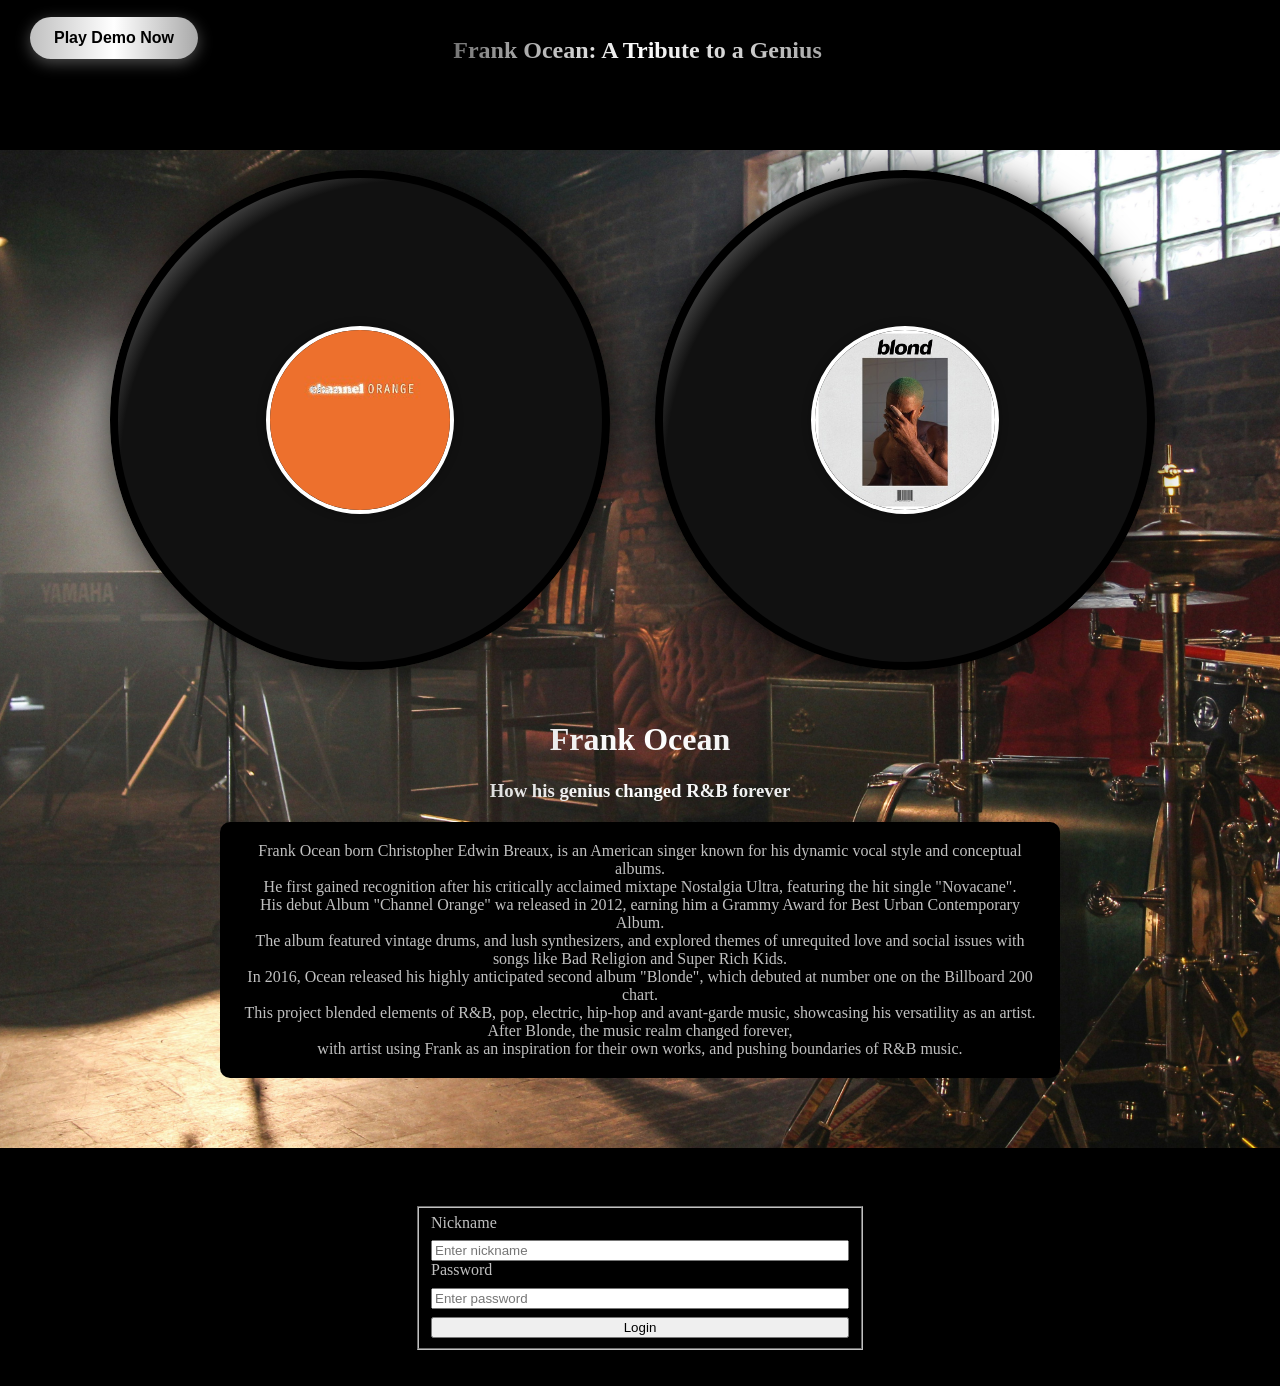
<file: Index.html>
<!-- Zach-->
<!DOCTYPE html>
<html lang="en">
<head>
<meta name="viewport" content="width=device-width, initial-scale=1.0">
<meta charset="utf-8">
<title> Frank Ocean Tribute </title>
<link rel="stylesheet" href="style/FrankOceanStyle.css">
</head>
<body>
<header>
<nav>
<h1 class="texts"> Frank Ocean: A Tribute to a Genius </h1>
<p class="silver-text"> Read our analysis while listening to Frank Ocean's discography </p>
<button id="play-demo-btn" class="demo-button">Play Demo Now</button>
</nav>
</header>
<main>
<figure>
<button class="AlbumButton"><img id="ChannelOrange" src="Assets/Channel_ORANGE.jpg" alt="Channel Orange"></button>
<button class="AlbumButton"><img id="Blonde" src="Assets/Blonde_-_Frank_Ocean.jpeg" alt="Blonde"></button>
</figure>
<h1 class="texts"> Frank Ocean  </h1>
<h3 class="texts"> How his genius changed R&B forever </h3>
<p id="frankbio" class="texts">
    Frank Ocean born Christopher Edwin Breaux, is an American singer known
    for his dynamic vocal style and conceptual albums. <br>
    He first gained recognition after his critically acclaimed mixtape Nostalgia Ultra,
    featuring the hit single "Novacane".<br> His debut Album "Channel Orange" wa released in 2012,
    earning him a Grammy Award for Best Urban Contemporary Album. <br> The album featured
    vintage drums, and lush synthesizers, and explored themes of unrequited love and social issues with songs
    like Bad Religion and Super Rich Kids. <br>
    In 2016, Ocean released his highly anticipated second album "Blonde",
    which debuted at number one on the Billboard 200 chart.<br> This project blended
    elements of R&B, pop, electric, hip-hop and avant-garde music, showcasing his versatility as an artist.
    After Blonde, the music realm changed forever,<br> with artist using Frank as an inspiration
    for their own works, and pushing boundaries of R&B music.
</p>
</main>

<footer>
<form id="login">
<fieldset id="loginpage">
    <label class="silver-text" for="nickname"> Nickname </label>
    <input type="text" placeholder="Enter nickname" name="nickname" id="nickname" required>
    
    <label class="silver-text" for="password"> Password </label>
    <input type="password" placeholder="Enter password" name="password" id="password" required>

    <input type="submit" value="Login">
</fieldset>
</form>
</footer>

<audio id="frankocean-intro" preload="auto">
    <source src="Assets/Pink + White.mp3" type="audio/mpeg">
    Your browser does not support the audio element.
</audio>

<script src="Script/FrankOceanListener.js"></script>
</body>
</html>
</file>
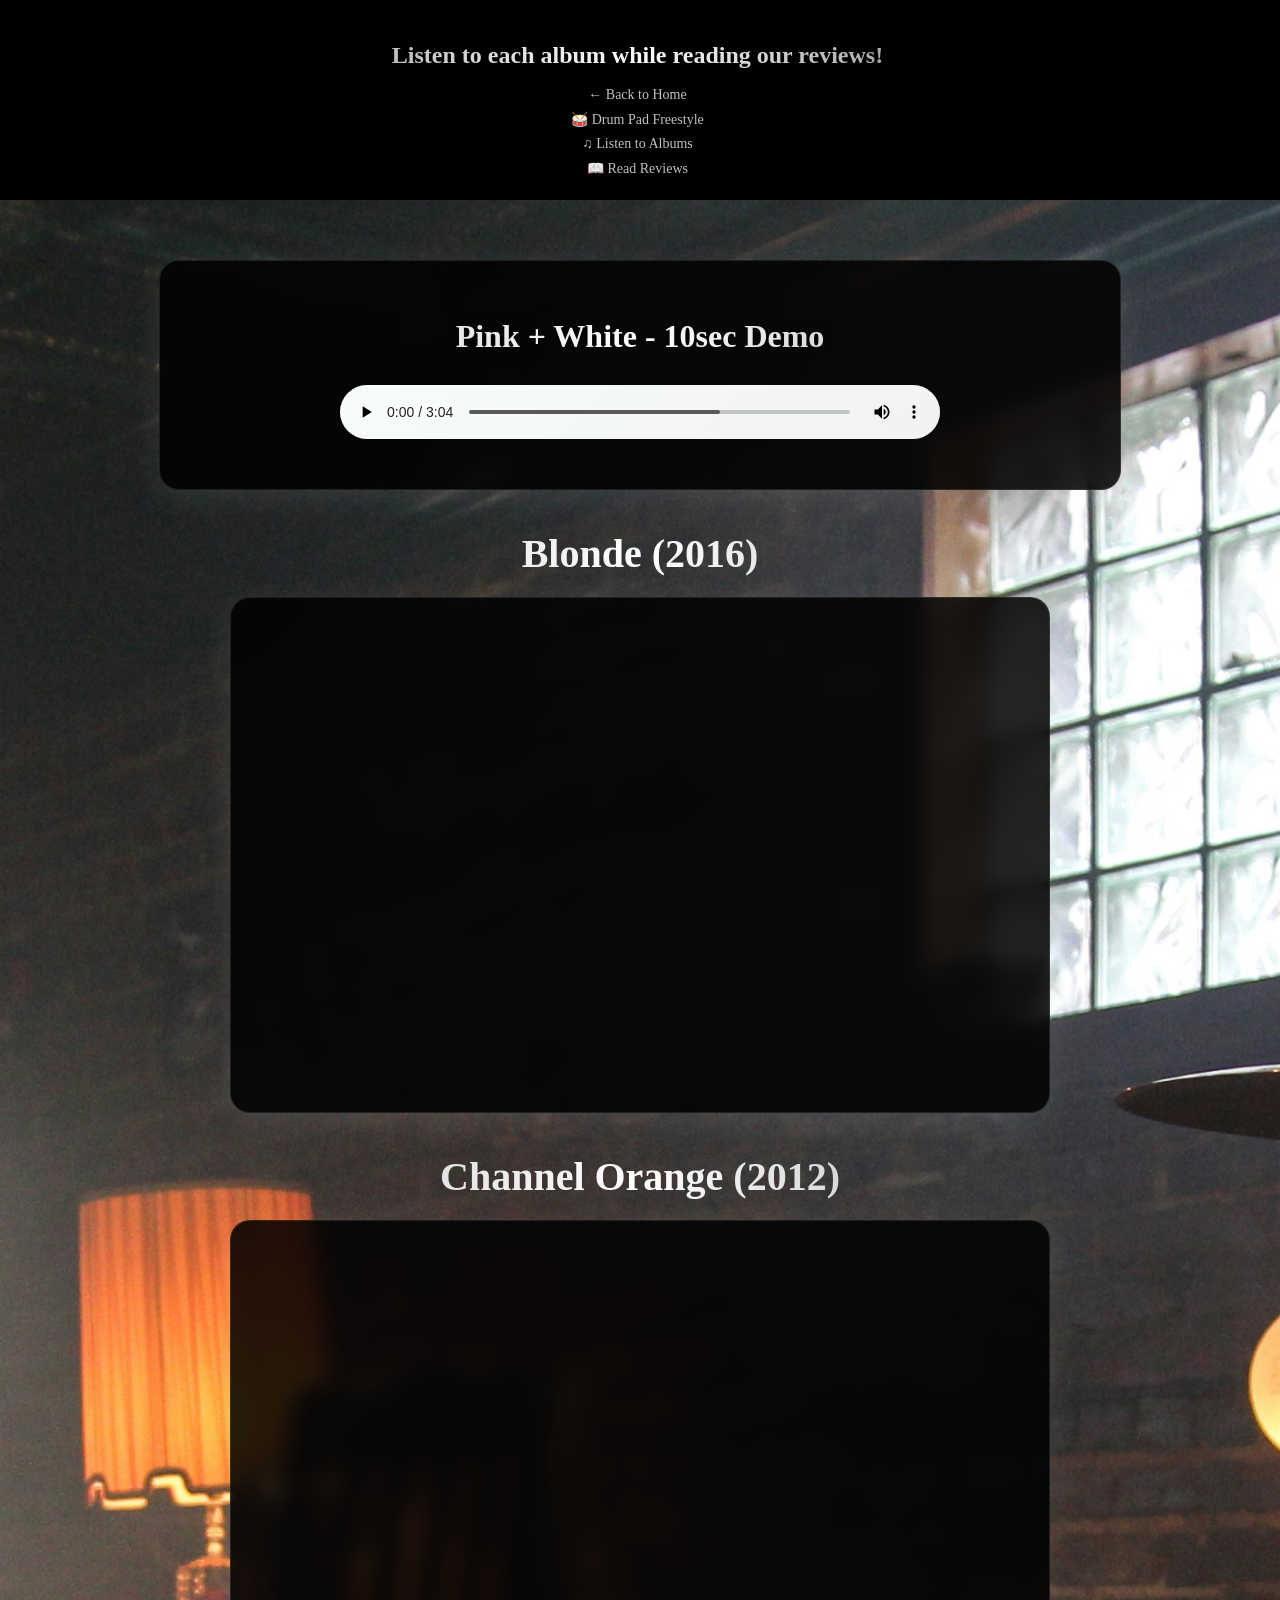
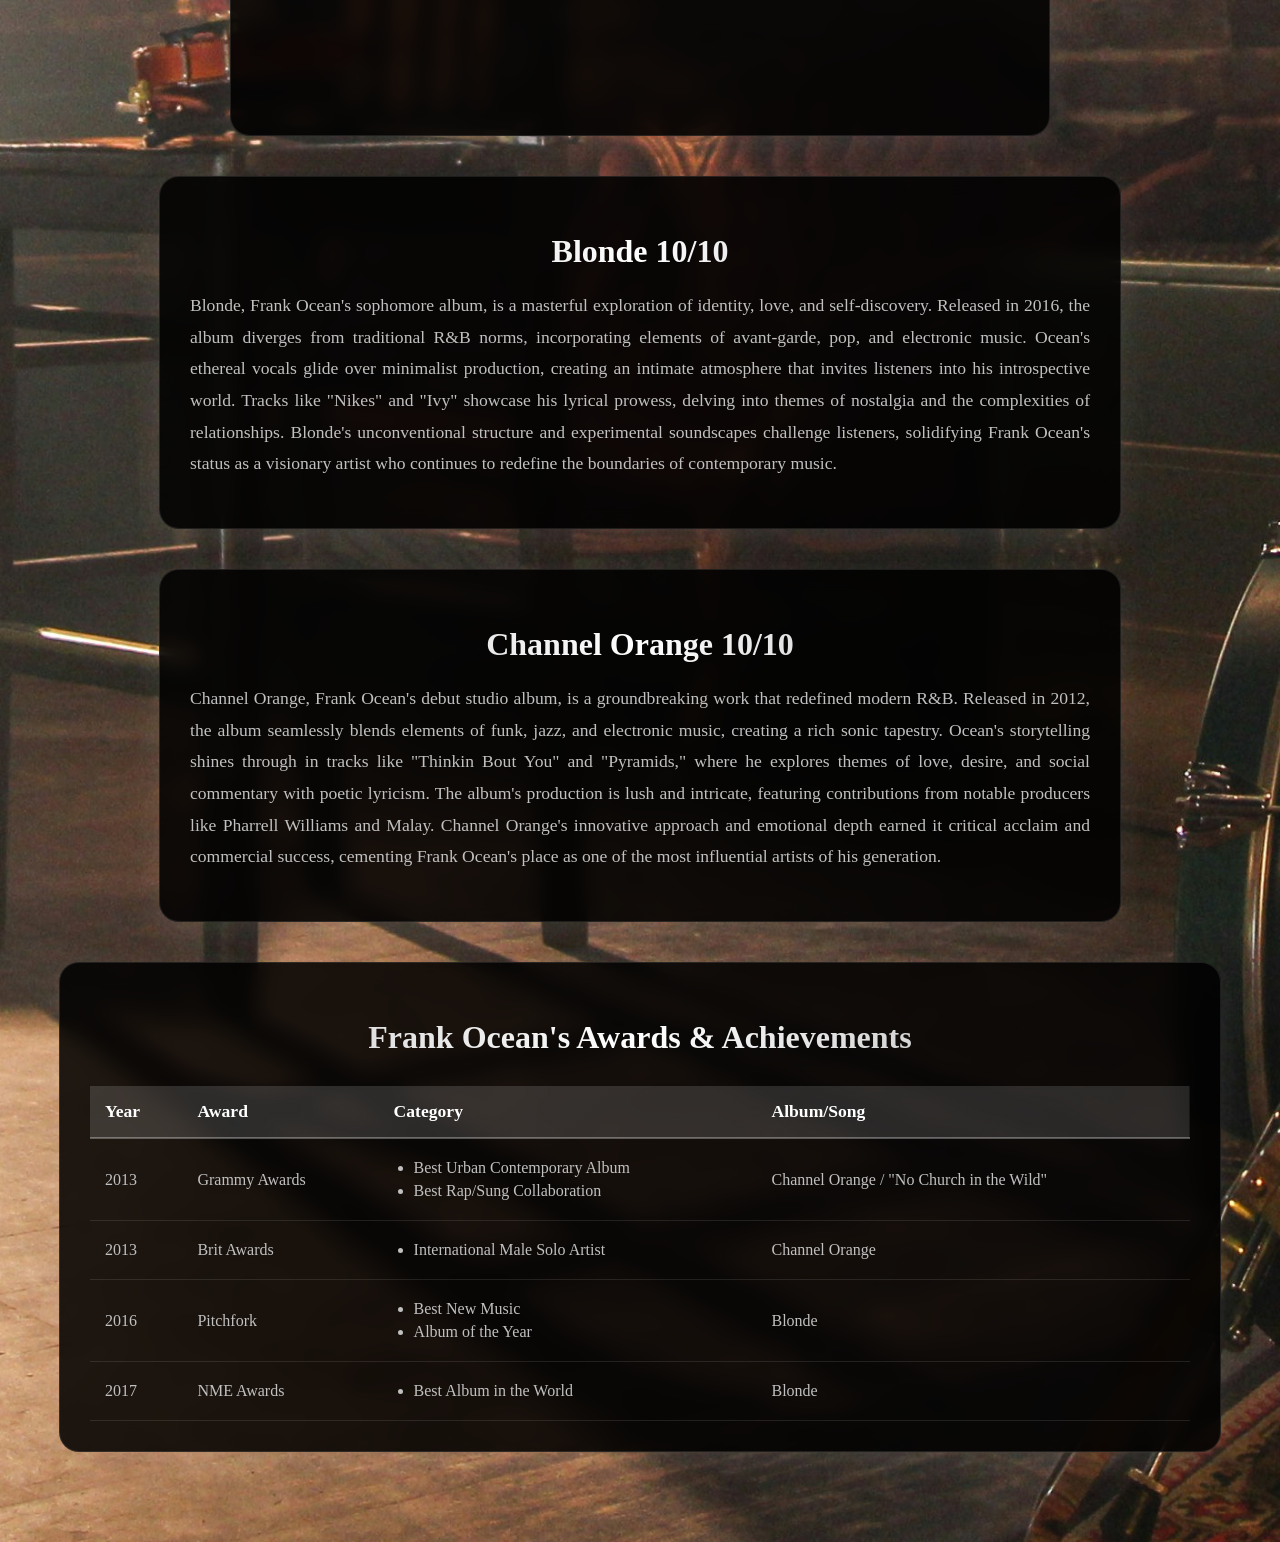
<file: Pages/Blonde.html>
<!-- Zach-->
<!DOCTYPE html>
<html lang="en">
<head>
<meta name="viewport" content="width=device-width, initial-scale=1.0">
<meta charset="utf-8">
<title> Frank Ocean Tribute </title>
<link rel="stylesheet" href="../style/Listener.css">
<script src="../Script/Contentpage.js" defer></script>
</head>
<body>
<header>
<nav>
<h1> Listen to each album while reading our reviews! </h1>
<a href="../Index.html" class="back-link">← Back to Home</a>
<a href="ChannelOrange.html" class="back-link">🥁 Drum Pad Freestyle</a>
<a href="#albums" class="back-link">♫ Listen to Albums</a>
<a href="#reviews" class="back-link">📖 Read Reviews</a>
</nav>
</header>

<main>
<section class="audio-section">
    <h2 class="section-title">Pink + White - 10sec Demo</h2>
    <audio controls class="audio-player" id="pink-white-audio" preload="metadata">
        <source src="../Assets/Pink + White.mp3" type="audio/mpeg">
        Your browser does not support the audio element.
    </audio>
</section>

<section id="albums">
    <article class="album-section">
        <h2 class="album-title">Blonde (2016)</h2>
        <figure class="embed-container">
            <iframe width="100%" height="450" scrolling="no" 
            frameborder="no" allow="autoplay" 
            src="https://w.soundcloud.com/player/?url=https%3A//api.soundcloud.com/playlists/soundcloud%253Aplaylists%253A352764838&color=%23b94545&auto_play=false&hide_related=false&show_comments=true&show_user=true&show_reposts=false&show_teaser=true"></iframe>
        </figure>
    </article>

    <article class="album-section">
        <h2 class="album-title">Channel Orange (2012)</h2>
        <figure class="embed-container">
            <iframe width="100%" height="450" scrolling="no" frameborder="no" 
            allow="autoplay" src="https://w.soundcloud.com/player/?url=https%3A//api.soundcloud.com/playlists/soundcloud%253Aplaylists%253A1826663436&color=%23b94545&auto_play=false&hide_related=false&show_comments=true&show_user=true&show_reposts=false&show_teaser=true"></iframe>
        </figure>
    </article>
</section>

<section id="reviews">
    <article class="review-card">
        <h2 class="review-title">Blonde 10/10</h2>
        <p class="review-text">
            Blonde, Frank Ocean's sophomore album, is a masterful exploration of identity, love, and self-discovery. Released in 2016, the album diverges from traditional R&B norms, incorporating elements of avant-garde, pop, and electronic music. Ocean's ethereal vocals glide over minimalist production, creating an intimate atmosphere that invites listeners into his introspective world. Tracks like "Nikes" and "Ivy" showcase his lyrical prowess, delving into themes of nostalgia and the complexities of relationships. Blonde's unconventional structure and experimental soundscapes challenge listeners, solidifying Frank Ocean's status as a visionary artist who continues to redefine the boundaries of contemporary music.
        </p>
    </article>
    <article class="review-card">
        <h2 class="review-title">Channel Orange 10/10</h2>
        <p class="review-text">
          Channel Orange, Frank Ocean's debut studio album, is a groundbreaking work that redefined modern R&B. Released in 2012, the album seamlessly blends elements of funk, jazz, and electronic music, creating a rich sonic tapestry. Ocean's storytelling shines through in tracks like "Thinkin Bout You" and "Pyramids," where he explores themes of love, desire, and social commentary with poetic lyricism. The album's production is lush and intricate, featuring contributions from notable producers like Pharrell Williams and Malay. Channel Orange's innovative approach and emotional depth earned it critical acclaim and commercial success, cementing Frank Ocean's place as one of the most influential artists of his generation.
        </p>
    </article>
</section>

<section class="awards-section">
    <h2 class="section-title">Frank Ocean's Awards & Achievements</h2>
    <table class="awards-table">
        <thead>
            <tr>
                <th>Year</th>
                <th>Award</th>
                <th>Category</th>
                <th>Album/Song</th>
            </tr>
        </thead>
        <tbody>
            <tr>
                <td>2013</td>
                <td>Grammy Awards</td>
                <td>
                    <ul>
                        <li>Best Urban Contemporary Album</li>
                        <li>Best Rap/Sung Collaboration</li>
                    </ul>
                </td>
                <td>Channel Orange / "No Church in the Wild"</td>
            </tr>
            <tr>
                <td>2013</td>
                <td>Brit Awards</td>
                <td>
                    <ul>
                        <li>International Male Solo Artist</li>
                    </ul>
                </td>
                <td>Channel Orange</td>
            </tr>
            <tr>
                <td>2016</td>
                <td>Pitchfork</td>
                <td>
                    <ul>
                        <li>Best New Music</li>
                        <li>Album of the Year</li>
                    </ul>
                </td>
                <td>Blonde</td>
            </tr>
            <tr>
                <td>2017</td>
                <td>NME Awards</td>
                <td>
                    <ul>
                        <li>Best Album in the World</li>
                    </ul>
                </td>
                <td>Blonde</td>
            </tr>
        </tbody>
    </table>
</section>
</main>
</body>
</html>
</file>
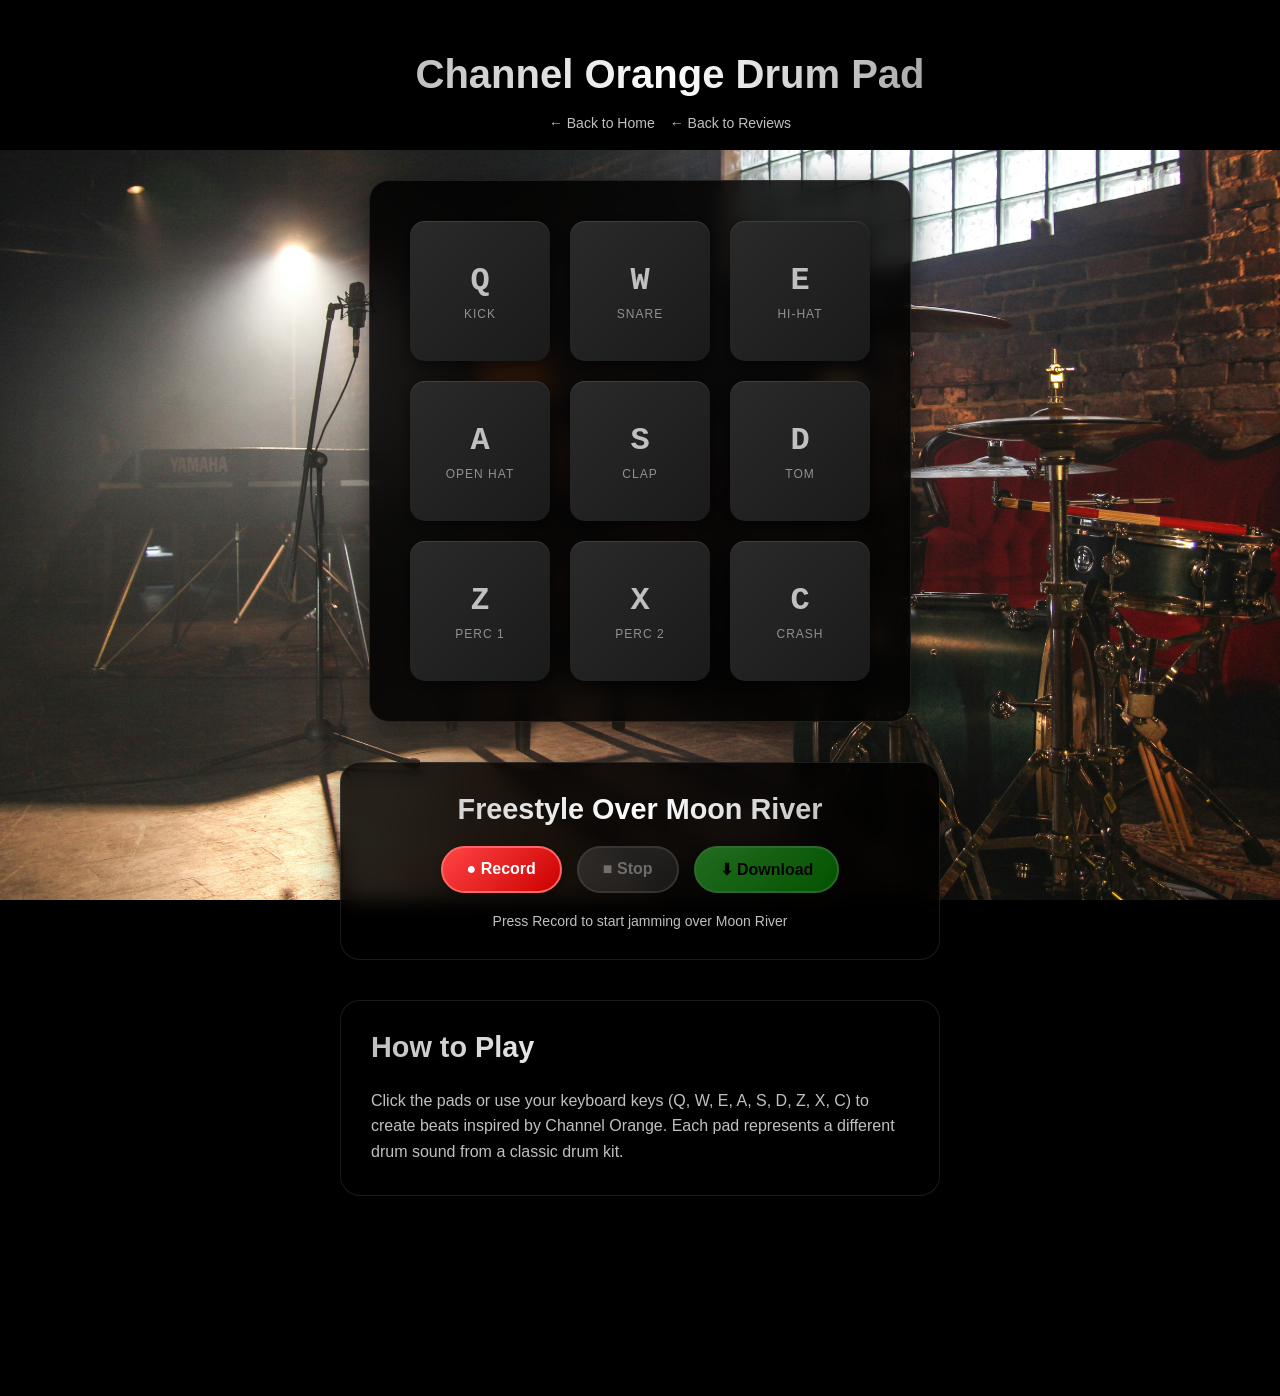
<file: Pages/ChannelOrange.html>
<!--Karl-->
<!DOCTYPE html>
<html lang="en">
<head>
<meta charset="utf-8">
<title> Frank Ocean Channel Orange Player </title>
<link rel="stylesheet" href="../style/DrumPad.css">
</head>
<body>
    <header>
        <nav>
            <h1>Channel Orange Drum Pad</h1>
            <div class="nav-links">
                <a href="../Index.html" class="back-link">← Back to Home</a>
                <a href="Blonde.html" class="back-link">← Back to Reviews</a>
            </div>
        </nav>
    </header>
    
    <main>
        <section class="drumpad-container" aria-label="Drum Pad Instrument">
            <section class="pad-row" aria-label="Top row drum pads">
                <a class="drum-pad" data-key="Q" data-sound="kick" tabindex="0" aria-label="Kick drum - Press Q">
                    <kbd class="key">Q</kbd>
                    <small class="label">Kick</small>
                </a>
                <a class="drum-pad" data-key="W" data-sound="snare" tabindex="0" aria-label="Snare drum - Press W">
                    <kbd class="key">W</kbd>
                    <small class="label">Snare</small>
                </a>
                <a class="drum-pad" data-key="E" data-sound="hihat" tabindex="0" aria-label="Hi-Hat - Press E">
                    <kbd class="key">E</kbd>
                    <small class="label">Hi-Hat</small>
                </a>
            </section>
            <section class="pad-row" aria-label="Middle row drum pads">
                <a class="drum-pad" data-key="A" data-sound="openhat" tabindex="0" aria-label="Open Hat - Press A">
                    <kbd class="key">A</kbd>
                    <small class="label">Open Hat</small>
                </a>
                <a class="drum-pad" data-key="S" data-sound="clap" tabindex="0" aria-label="Clap - Press S">
                    <kbd class="key">S</kbd>
                    <small class="label">Clap</small>
                </a>
                <a class="drum-pad" data-key="D" data-sound="tom" tabindex="0" aria-label="Tom - Press D">
                    <kbd class="key">D</kbd>
                    <small class="label">Tom</small>
                </a>
            </section>
            <section class="pad-row" aria-label="Bottom row drum pads">
                <a class="drum-pad" data-key="Z" data-sound="perc1" tabindex="0" aria-label="Percussion 1 - Press Z">
                    <kbd class="key">Z</kbd>
                    <small class="label">Perc 1</small>
                </a>
                <a class="drum-pad" data-key="X" data-sound="perc2" tabindex="0" aria-label="Percussion 2 - Press X">
                    <kbd class="key">X</kbd>
                    <small class="label">Perc 2</small>
                </a>
                <a class="drum-pad" data-key="C" data-sound="crash" tabindex="0" aria-label="Crash cymbal - Press C">
                    <kbd class="key">C</kbd>
                    <small class="label">Crash</small>
                </a>
            </section>
        </section>
        
        <section class="recording-section">
            <article class="recording-controls">
                <h2>Freestyle Over Moon River</h2>
                <audio id="backing-track" src="../Assets/Moon River [music].mp3" preload="auto"></audio>
                
                <div class="control-buttons">
                    <a id="record-btn" class="control-btn record" tabindex="0">
                        <strong>● Record</strong>
                    </a>
                    <a id="stop-btn" class="control-btn stop" tabindex="0" disabled>
                        <strong>■ Stop</strong>
                    </a>
                    <a id="download-btn" class="control-btn download" tabindex="0" disabled>
                        <strong>⬇ Download</strong>
                    </a>
                </div>
                
                <p class="status-text" id="status">Press Record to start jamming over Moon River</p>
            </article>
        </section>
        
        <section class="instructions">
            <article>
                <h2>How to Play</h2>
                <p>Click the pads or use your keyboard keys (Q, W, E, A, S, D, Z, X, C) to create beats inspired by Channel Orange. Each pad represents a different drum sound from a classic drum kit.</p>
            </article>
        </section>
    </main>
    
    <footer></footer>
    
    <script src="../Script/drumpad.js"></script>
</body>
</html>
</file>
<file: style/FrankOceanStyle.css>
/*Karl and Zach 50/50*/
@keyframes spin {
    0% { transform: rotate(0deg); }
    100% { transform: rotate(360deg); }
}

body {
    margin: 0;
    padding: 0;
    background-color: black;
    overflow-x: hidden;
}
figure {
    display: flex;
    justify-content: center;
    align-items: center;
    gap: 30px;
    flex-wrap: wrap;
    padding: 20px;
    margin: 0 auto;
}

header {
    background-color: black;
    position: fixed;
    top: 0;
    left: 0;
    width: 100%;
    z-index: 10;
    height: 150px;
    display: flex;
    align-items: center;
    justify-content: center;
    padding: 0 30px;
}

nav {
    display: flex;
    flex-direction: column;
    align-items: center;
    margin-left: -65px;
}

.demo-button {
    background: linear-gradient(90deg, #C0C0C0, #FFFFFF, #A9A9A9);
    color: black;
    border: none;
    padding: 12px 24px;
    font-size: 16px;
    font-weight: bold;
    border-radius: 25px;
    cursor: pointer;
    position: absolute;
    left: 30px;
    transition: transform 0.2s, box-shadow 0.2s;
    box-shadow: 0 4px 15px rgba(255, 255, 255, 0.3);
}

.demo-button:hover {
    transform: translateY(-2px);
    box-shadow: 0 6px 20px rgba(255, 255, 255, 0.5);
}

.demo-button:active {
    transform: translateY(0);
}

.demo-button:disabled {
    opacity: 0.6;
    cursor: not-allowed;
}

.AlbumButton {
    position: relative;
    width: 500px;
    height: 500px;
    aspect-ratio: 1;
    border-radius: 50%;
    border: 8px solid #000000;
    box-shadow: 0 0 40px rgba(0,0,0,0.8);
    background: 
        radial-gradient(circle at 60% 60%, #111 70%, #ffffff 100%),
        repeating-radial-gradient(circle, 
            transparent 0px, 
            transparent 2px, 
            rgba(255,255,255,0.04) 2.5px, 
            transparent 3px
        ),
        linear-gradient(120deg, rgba(255,255,255,0.07) 0%, transparent 60%);
    animation: spin 3s linear infinite;
}

main {
    background-image: url(../Assets/Studio.jpg);
    background-size: cover;
    background-position: center;
    background-repeat: no-repeat;
    padding-top: 150px;
    min-height: 100vh;
    padding-bottom: 50px;
}

input {
    margin-top: 2%;
}

fieldset {
    display: flex;
    flex-direction: column;
}

label {
    color: silver;
}

/*h1 {
    display: flex;
    justify-content: center;
    position: sticky;
    background: linear-gradient(90deg, #C0C0C0, #FFFFFF, #A9A9A9);
    -webkit-background-clip: text;
    -webkit-text-fill-color: transparent;
    background-clip: text;
    color: transparent;
    text-align: center;
}*/

.texts {
    display: flex;
    justify-content: center;
    background: linear-gradient(90deg, #747474, #FFFFFF, #A9A9A9);
    -webkit-background-clip: text;
    -webkit-text-fill-color: transparent;
    background-clip: text;
    color: transparent;
    text-align: center;
}

#frankbio {
    background: #000000 !important;
    padding: 20px;
    margin: 20px auto;
    max-width: 800px;
    border-radius: 10px;
    color: silver !important;
    -webkit-text-fill-color: silver !important;
    -webkit-background-clip: border-box !important;
    background-clip: border-box !important;
}

.AlbumButton img {
    width: 180px;
    height: 180px;
    border-radius: 50%;
    object-fit: cover;
    border: 4px solid #fff;
    box-shadow: 0 0 10px rgba(0,0,0,0.3);
    position: absolute;
    left: 50%;
    top: 50%;
    transform: translate(-50%, -50%);
}

button {
    margin-right: 15px;
    margin-bottom: 10px;
}

form {
    width: 90%;
    max-width: 450px;
    margin: 0 auto;
    padding: 20px;
    border-radius: 20px;
    box-shadow: 0 0 0 4px #000000,
    0 0 0 8px #00000016,
    0 0 0 12px #000000d4;
    background: transparent;
}

footer {
    background-color: black;
    height: 200px;
    margin-top: 3%;
    margin-bottom: 0%;
}

@media screen and (max-width: 768px) {
    header {
        height: 180px;
    }
    main {
        padding-top: 180px;
    }
    nav {
        margin-left: 0;
    }
    h1 {
        text-align: center;
        justify-content: center;
        font-size: 1.8rem;
    }
    .silver-text {
        margin: 5px 0;
        font-size: 14px;
        text-align: center;
    }
    .demo-button {
        position: static;
        margin-top: 5px;
        font-size: 14px;
        padding: 10px 20px;
    }
}

@media screen and (max-width: 600px) {
    header {
        height: 200px;
    }
    main {
        padding-top: 200px;
    }
    figure {
        flex-direction: column;
        gap: 20px;
    }
    .AlbumButton {
        width: 300px;
        height: 300px;
        aspect-ratio: 1;
    }
    .AlbumButton img {
        width: 108px;
        height: 108px;
    }
    #frankbio {
        width: 90%;
        padding: 15px;
    }
}
@media screen and (max-width: 480px) {
    header {
        height: 180px;
    }
    main {
        padding-top: 180px;
    }
    .AlbumButton {
        width: 200px;
        height: 200px;
        aspect-ratio: 1;
    }
    .AlbumButton img {
        width: 72px;
        height: 72px;
    }
    h1 {
        font-size: 1.5rem;
    }
    h3 {
        font-size: 1.2rem;
    }
}
@media screen and (max-width: 300px) {
    .AlbumButton {
        width: 150px;
        height: 150px;
        aspect-ratio: 1;
    }
    .AlbumButton img {
        width: 54px;
        height: 54px;
    }
    h1 {
        font-size: 1.2rem;
    }
}
</file>
<file: style/Listener.css>
/* Zach */
body {
    margin: 0;
    padding: 0;
    background-color: black;
    overflow-x: hidden;
}

html {
    scroll-behavior: smooth;
}

header {
    background-color: black;
    position: fixed;
    top: 0;
    left: 0;
    width: 100%;
    z-index: 10;
    height: 200px;
    display: flex;
    align-items: center;
    justify-content: center;
    padding: 0 30px;
}

nav {
    display: flex;
    flex-direction: column;
    align-items: center;
    margin-left: -65px;
    gap: 8px;
}

h1 {
    display: flex;
    justify-content: center;
    background: linear-gradient(90deg, #C0C0C0, #FFFFFF, #A9A9A9);
    -webkit-background-clip: text;
    -webkit-text-fill-color: transparent;
    background-clip: text;
    color: transparent;
    text-align: center;
    margin-bottom: 10px;
}

.back-link {
    color: silver;
    text-decoration: none;
    font-size: 14px;
    transition: color 0.3s ease;
    margin: 0 5px;
}

.back-link:hover {
    color: white;
}

main {
    background-image: url(../Assets/Studio.jpg);
    background-size: cover;
    background-position: center;
    background-repeat: no-repeat;
    padding-top: 220px;
    min-height: 100vh;
    padding-bottom: 50px;
}

.album-section {
    max-width: 900px;
    margin: 40px auto;
    padding: 0 20px;
}

.album-title {
    color: #ffffff;
    font-size: 2.5rem;
    text-align: center;
    margin-bottom: 20px;
    background: linear-gradient(90deg, #C0C0C0, #FFFFFF, #A9A9A9);
    -webkit-background-clip: text;
    -webkit-text-fill-color: transparent;
    background-clip: text;
    font-weight: bold;
}

.embed-container {
    background: rgba(0, 0, 0, 0.85);
    padding: 30px;
    border-radius: 20px;
    box-shadow: 0 8px 32px rgba(255, 255, 255, 0.1);
    backdrop-filter: blur(10px);
    border: 1px solid rgba(255, 255, 255, 0.1);
    transition: transform 0.3s ease, box-shadow 0.3s ease;
}

.embed-container:hover {
    transform: translateY(-5px);
    box-shadow: 0 12px 48px rgba(255, 255, 255, 0.2);
}

.embed-container iframe {
    border-radius: 10px;
}

.review-card {
    max-width: 900px;
    margin: 40px auto;
    padding: 30px;
    background: rgba(0, 0, 0, 0.85);
    border-radius: 20px;
    box-shadow: 0 8px 32px rgba(255, 255, 255, 0.1);
    backdrop-filter: blur(10px);
    border: 1px solid rgba(255, 255, 255, 0.1);
}

.review-title {
    color: #ffffff;
    font-size: 2rem;
    text-align: center;
    margin-bottom: 20px;
    background: linear-gradient(90deg, #C0C0C0, #FFFFFF, #A9A9A9);
    -webkit-background-clip: text;
    -webkit-text-fill-color: transparent;
    background-clip: text;
    font-weight: bold;
}

.review-text {
    color: silver;
    font-size: 1.1rem;
    line-height: 1.8;
    text-align: justify;
} 


.awards-section {
    max-width: 1100px;
    margin: 40px auto;
    padding: 30px;
    background: rgba(0, 0, 0, 0.85);
    border-radius: 20px;
    box-shadow: 0 8px 32px rgba(255, 255, 255, 0.1);
    backdrop-filter: blur(10px);
    border: 1px solid rgba(255, 255, 255, 0.1);
}

.section-title {
    color: #ffffff;
    font-size: 2rem;
    text-align: center;
    margin-bottom: 30px;
    background: linear-gradient(90deg, #C0C0C0, #FFFFFF, #A9A9A9);
    -webkit-background-clip: text;
    -webkit-text-fill-color: transparent;
    background-clip: text;
    font-weight: bold;
}

.awards-table {
    width: 100%;
    border-collapse: collapse;
    margin: 0 auto;
}

.awards-table thead {
    background: linear-gradient(135deg, rgba(192, 192, 192, 0.2), rgba(169, 169, 169, 0.2));
}

.awards-table th {
    color: #ffffff;
    padding: 15px;
    text-align: left;
    font-size: 1.1rem;
    border-bottom: 2px solid rgba(255, 255, 255, 0.3);
}

.awards-table td {
    color: silver;
    padding: 15px;
    border-bottom: 1px solid rgba(255, 255, 255, 0.1);
}

.awards-table tbody tr {
    transition: background-color 0.3s ease;
}

.awards-table tbody tr:hover {
    background: rgba(255, 255, 255, 0.05);
}

.awards-table ul {
    margin: 0;
    padding-left: 20px;
    list-style-type: disc;
}

.awards-table ul li {
    margin: 5px 0;
}


.review-link:link {
    color: #b94545;
    text-decoration: none;
    font-weight: bold;
    padding: 8px 16px;
    background: rgba(185, 69, 69, 0.1);
    border-radius: 5px;
    display: inline-block;
    transition: all 0.3s ease;
}

.review-link:visited {
    color: #a03838;
    background: rgba(160, 56, 56, 0.1);
}

.review-link:hover {
    color: #ffffff;
    background: rgba(185, 69, 69, 0.3);
    transform: translateY(-2px);
    box-shadow: 0 4px 12px rgba(185, 69, 69, 0.3);
}

.review-link:active {
    color: #ff6b6b;
    background: rgba(255, 107, 107, 0.2);
    transform: translateY(0);
}


.audio-section {
    max-width: 900px;
    margin: 40px auto;
    padding: 30px;
    background: rgba(0, 0, 0, 0.85);
    border-radius: 20px;
    box-shadow: 0 8px 32px rgba(255, 255, 255, 0.1);
    backdrop-filter: blur(10px);
    border: 1px solid rgba(255, 255, 255, 0.1);
    text-align: center;
}

.audio-player {
    width: 100%;
    max-width: 600px;
    margin: 20px auto;
    display: block;
    filter: brightness(1.1) saturate(1.2);
    border-radius: 10px;
}

.audio-player::-webkit-media-controls-panel {
    background: linear-gradient(135deg, rgba(192, 192, 192, 0.3), rgba(169, 169, 169, 0.3));
}
</file>
<file: style/DrumPad.css>
/* Karl*/
body {
    margin: 0;
    padding: 0;
    background-color: black;
    overflow-x: hidden;
    font-family: Arial, sans-serif;
}

html {
    scroll-behavior: smooth;
}

header {
    background-color: black;
    position: fixed;
    top: 0;
    left: 0;
    width: 100%;
    z-index: 10;
    height: 150px;
    display: flex;
    align-items: center;
    justify-content: center;
    padding: 0 30px;
}

nav {
    display: flex;
    flex-direction: column;
    align-items: center;
    gap: 8px;
}

.nav-links {
    display: flex;
    gap: 15px;
    flex-wrap: wrap;
    justify-content: center;
}

h1 {
    display: flex;
    justify-content: center;
    background: linear-gradient(90deg, #C0C0C0, #FFFFFF, #A9A9A9);
    -webkit-background-clip: text;
    -webkit-text-fill-color: transparent;
    background-clip: text;
    color: transparent;
    text-align: center;
    margin-bottom: 10px;
    font-size: 2.5rem;
}

.back-link {
    color: silver;
    text-decoration: none;
    font-size: 14px;
    transition: color 0.3s ease;
    cursor: pointer;
}

.back-link:hover {
    color: white;
}

main {
    background-image: url(../Assets/Studio.jpg);
    background-size: cover;
    background-position: center;
    background-repeat: no-repeat;
    background-attachment: fixed;
    padding-top: 180px;
    min-height: 100vh;
    padding-bottom: 50px;
    display: flex;
    flex-direction: column;
    align-items: center;
    gap: 40px;
}

.drumpad-container {
    display: flex;
    flex-direction: column;
    gap: 20px;
    padding: 40px;
    background: rgba(0, 0, 0, 0.85);
    backdrop-filter: blur(10px);
    border: 1px solid rgba(255, 255, 255, 0.1);
    border-radius: 20px;
    box-shadow: 0 8px 32px rgba(0, 0, 0, 0.5);
}

.pad-row {
    display: flex;
    gap: 20px;
    justify-content: center;
}

.drum-pad {
    width: 140px;
    height: 140px;
    border: none;
    border-radius: 15px;
    background: linear-gradient(135deg, #2a2a2a, #1a1a1a);
    color: silver;
    font-size: 2rem;
    font-weight: bold;
    cursor: pointer;
    transition: all 0.1s ease;
    box-shadow: 
        0 4px 15px rgba(0, 0, 0, 0.5),
        inset 0 1px 0 rgba(255, 255, 255, 0.1);
    position: relative;
    overflow: hidden;
    display: flex;
    flex-direction: column;
    align-items: center;
    justify-content: center;
    gap: 8px;
}

.drum-pad::before {
    content: '';
    position: absolute;
    top: 0;
    left: 0;
    right: 0;
    bottom: 0;
    background: linear-gradient(135deg, rgba(192, 192, 192, 0.2), transparent);
    opacity: 0;
    transition: opacity 0.3s ease;
}

.drum-pad:hover::before {
    opacity: 1;
}

.drum-pad:hover {
    transform: translateY(-2px);
    box-shadow: 
        0 6px 20px rgba(192, 192, 192, 0.3),
        inset 0 1px 0 rgba(255, 255, 255, 0.2);
}

.drum-pad:active,
.drum-pad.playing {
    transform: scale(0.95);
    background: linear-gradient(135deg, #C0C0C0, #A9A9A9);
    color: black;
    box-shadow: 
        0 2px 10px rgba(192, 192, 192, 0.5),
        inset 0 2px 5px rgba(0, 0, 0, 0.3);
}

.drum-pad .key {
    font-size: 2rem;
    font-weight: bold;
}

.drum-pad .label {
    font-size: 0.75rem;
    opacity: 0.7;
    font-weight: normal;
    text-transform: uppercase;
    letter-spacing: 1px;
}

.instructions {
    max-width: 600px;
    width: 90%;
}

.instructions article {
    background: rgba(0, 0, 0, 0.85);
    backdrop-filter: blur(10px);
    border: 1px solid rgba(255, 255, 255, 0.1);
    border-radius: 20px;
    padding: 30px;
    box-shadow: 0 8px 32px rgba(0, 0, 0, 0.5);
}

.instructions h2 {
    background: linear-gradient(90deg, #C0C0C0, #FFFFFF, #A9A9A9);
    -webkit-background-clip: text;
    -webkit-text-fill-color: transparent;
    background-clip: text;
    color: transparent;
    margin-top: 0;
    font-size: 1.8rem;
}

.instructions p {
    color: silver;
    line-height: 1.6;
    margin: 0;
}

.recording-section {
    max-width: 600px;
    width: 90%;
}

.recording-controls {
    background: rgba(0, 0, 0, 0.85);
    backdrop-filter: blur(10px);
    border: 1px solid rgba(255, 255, 255, 0.1);
    border-radius: 20px;
    padding: 30px;
    box-shadow: 0 8px 32px rgba(0, 0, 0, 0.5);
    text-align: center;
}

.recording-controls h2 {
    background: linear-gradient(90deg, #C0C0C0, #FFFFFF, #A9A9A9);
    -webkit-background-clip: text;
    -webkit-text-fill-color: transparent;
    background-clip: text;
    color: transparent;
    margin-top: 0;
    margin-bottom: 20px;
    font-size: 1.8rem;
}

#backing-track {
    display: none;
}

.control-buttons {
    display: flex;
    gap: 15px;
    justify-content: center;
    flex-wrap: wrap;
    margin-bottom: 20px;
}

.control-btn {
    padding: 12px 24px;
    border: 2px solid transparent;
    border-radius: 25px;
    cursor: pointer;
    font-size: 16px;
    transition: all 0.3s ease;
    box-shadow: 0 4px 15px rgba(0, 0, 0, 0.3);
    text-decoration: none;
    display: inline-block;
}

.control-btn.record {
    background: linear-gradient(135deg, #ff4444, #cc0000);
    color: white;
    border-color: #ff6666;
}

.control-btn.record:hover:not([disabled]) {
    background: linear-gradient(135deg, #ff6666, #ff0000);
    transform: translateY(-2px);
    box-shadow: 0 6px 20px rgba(255, 68, 68, 0.5);
}

.control-btn.stop {
    background: linear-gradient(135deg, #555, #333);
    color: white;
    border-color: #777;
}

.control-btn.stop:hover:not([disabled]) {
    background: linear-gradient(135deg, #777, #555);
    transform: translateY(-2px);
    box-shadow: 0 6px 20px rgba(119, 119, 119, 0.5);
}

.control-btn.download {
    background: linear-gradient(135deg, #44ff44, #00cc00);
    color: black;
    border-color: #66ff66;
}

.control-btn.download:hover:not([disabled]) {
    background: linear-gradient(135deg, #66ff66, #00ff00);
    transform: translateY(-2px);
    box-shadow: 0 6px 20px rgba(68, 255, 68, 0.5);
}

.control-btn[disabled] {
    opacity: 0.4;
    cursor: not-allowed;
    pointer-events: none;
}

.status-text {
    color: silver;
    font-size: 14px;
    margin: 0;
}

.status-text.recording {
    color: #ff4444;
    font-weight: bold;
}

footer {
    background-color: black;
    height: 100px;
    margin-top: 50px;
}

/* Media Queries */
@media screen and (max-width: 768px) {
    h1 {
        font-size: 2rem;
    }
    
    .drumpad-container {
        padding: 30px 20px;
    }
    
    .drum-pad {
        width: 100px;
        height: 100px;
        font-size: 1.8rem;
    }
    
    .pad-row {
        gap: 15px;
    }
}

@media screen and (max-width: 600px) {
    h1 {
        font-size: 1.6rem;
    }
    
    main {
        padding-top: 200px;
    }
    
    .drumpad-container {
        padding: 20px 15px;
    }
    
    .drum-pad {
        width: 70px;
        height: 70px;
        font-size: 1.5rem;
    }
    
    .pad-row {
        gap: 10px;
    }
    
    .instructions article {
        padding: 20px;
    }
    
    .instructions h2 {
        font-size: 1.5rem;
    }
}

@media screen and (max-width: 400px) {
    .drum-pad {
        width: 60px;
        height: 60px;
        font-size: 1.3rem;
    }
    
    .pad-row {
        gap: 8px;
    }
    
    .drumpad-container {
        gap: 15px;
    }
}
</file>
